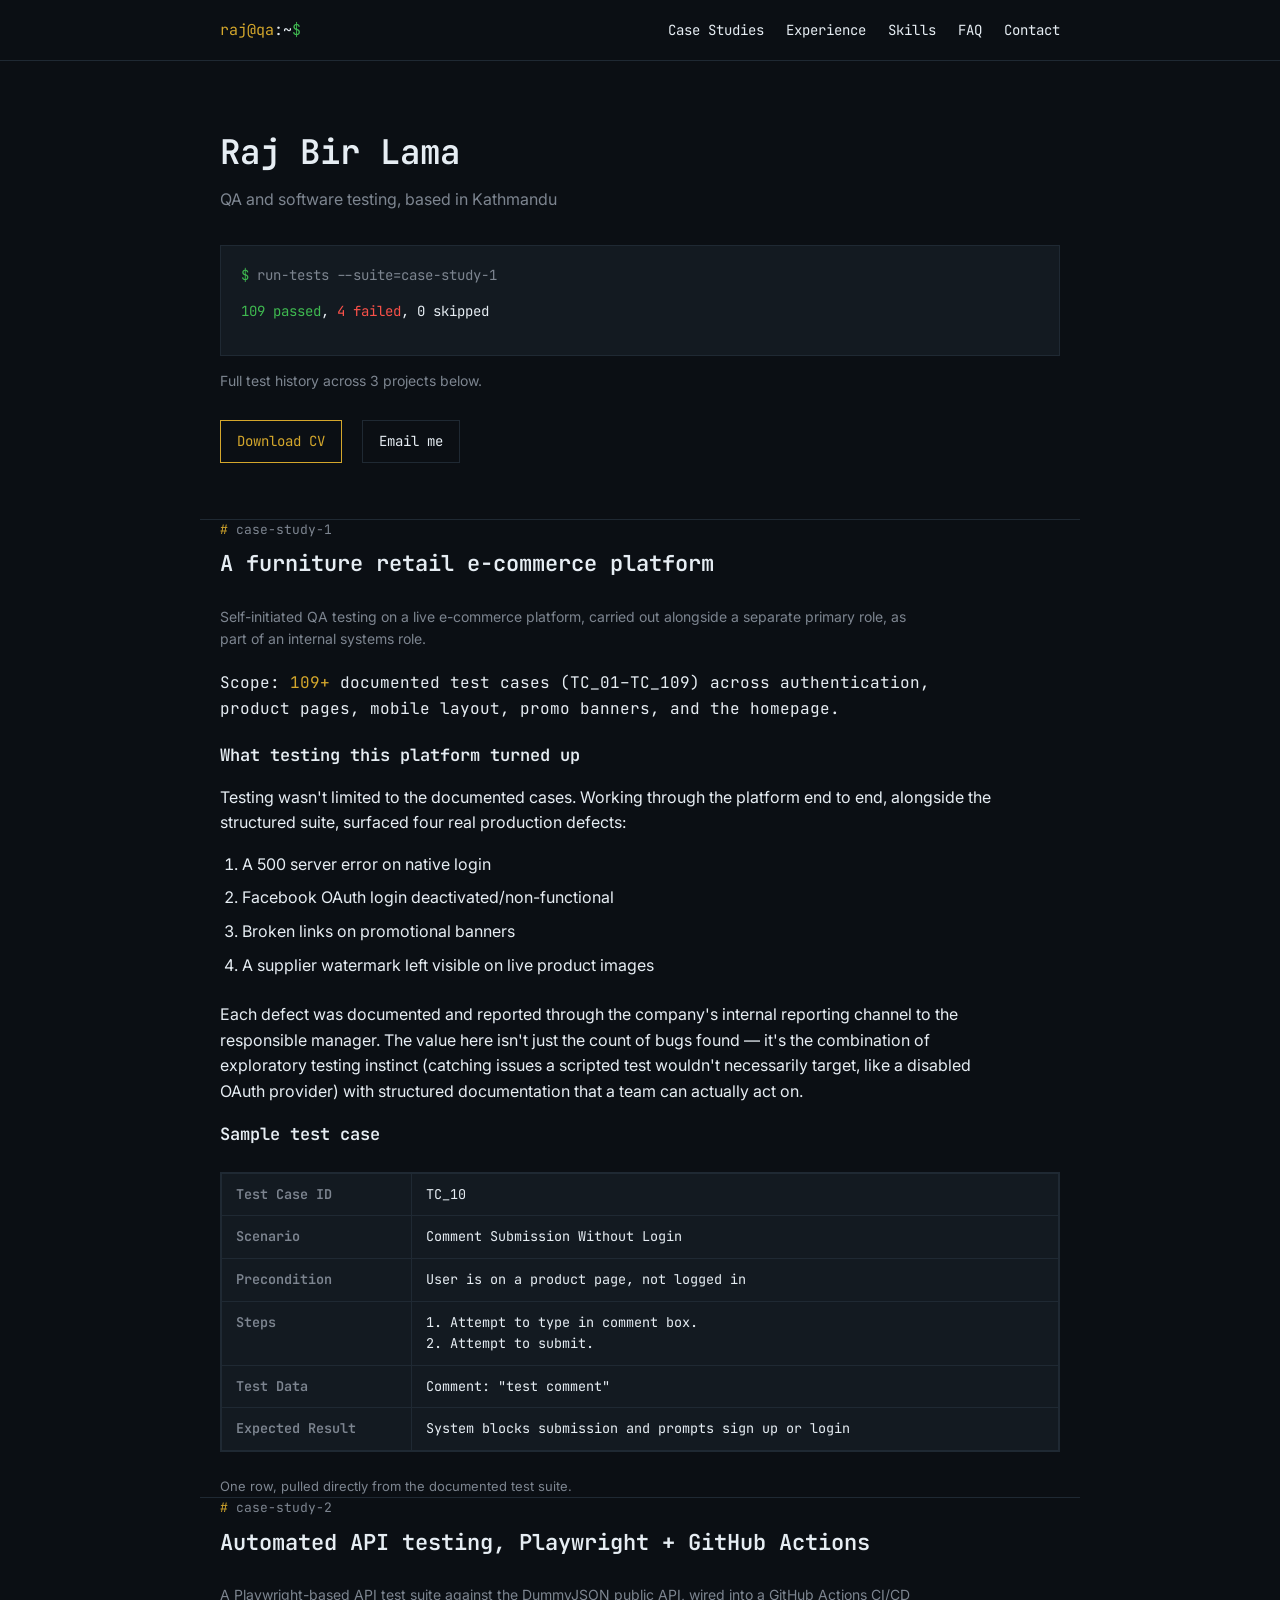
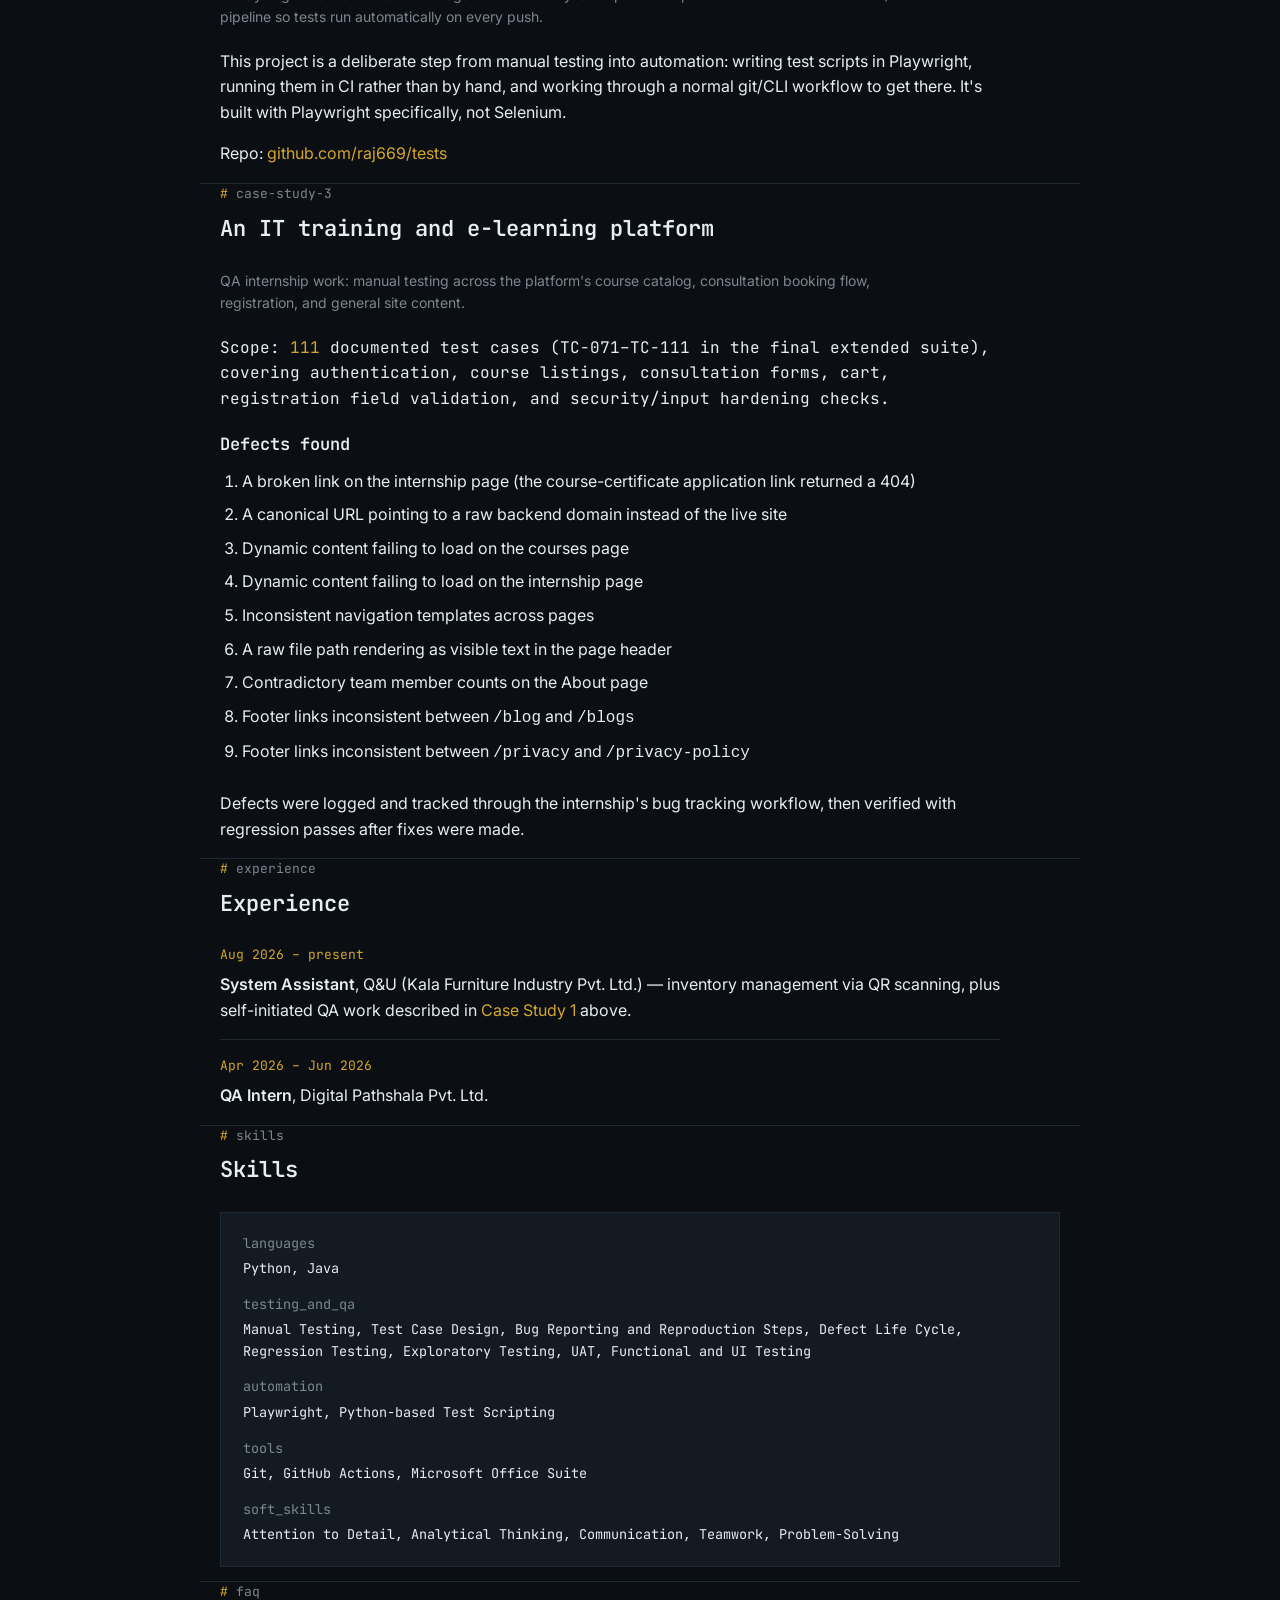
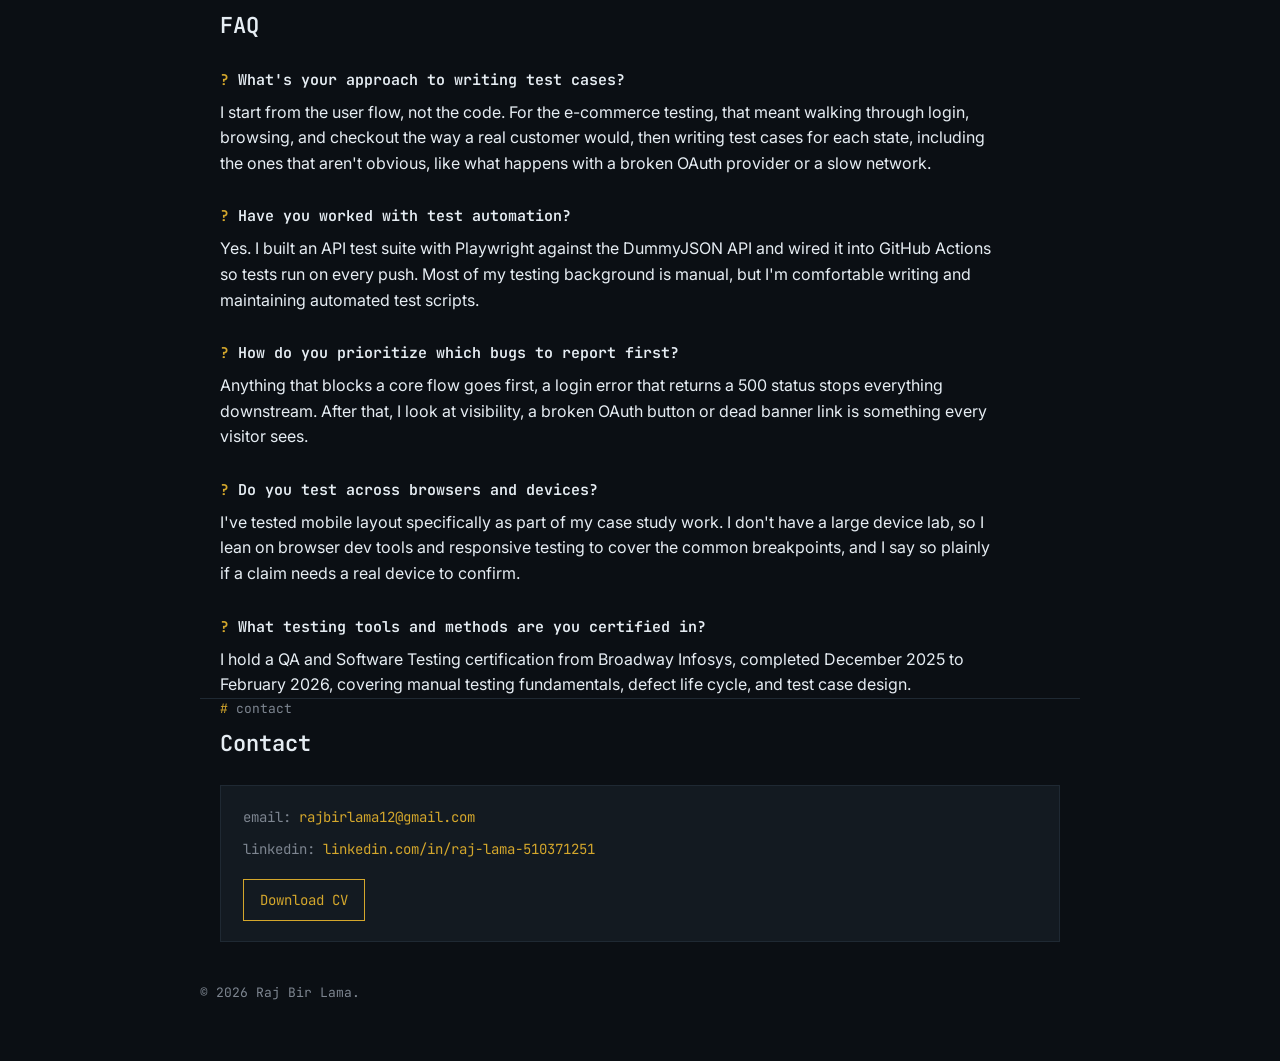
<file: index.html>
<!DOCTYPE html>
<html lang="en">
<head>
<meta charset="UTF-8">
<meta name="viewport" content="width=device-width, initial-scale=1.0">
<title>Raj Bir Lama — QA &amp; Software Testing</title>
<meta name="description" content="Raj Bir Lama, QA and software testing based in Kathmandu. Manual and Playwright-automated test case design, defect reporting, and regression testing across e-commerce, API, and e-learning platforms.">

<!-- Open Graph -->
<meta property="og:type" content="website">
<meta property="og:title" content="Raj Bir Lama — QA & Software Testing">
<meta property="og:description" content="QA and software testing based in Kathmandu. 109 passed, 4 failed, 0 skipped — full test history across 3 projects.">
<meta property="og:image" content="/assets/og-image.png">
<!-- TODO(Raj): once the site has a final domain, set an absolute og:url here, e.g. https://your-domain.example/ -->

<!-- Twitter card -->
<meta name="twitter:card" content="summary_large_image">
<meta name="twitter:title" content="Raj Bir Lama — QA & Software Testing">
<meta name="twitter:description" content="QA and software testing based in Kathmandu. 109 passed, 4 failed, 0 skipped — full test history across 3 projects.">
<meta name="twitter:image" content="/assets/og-image.png">

<link rel="preconnect" href="https://fonts.googleapis.com">
<link rel="preconnect" href="https://fonts.gstatic.com" crossorigin>
<link href="https://fonts.googleapis.com/css2?family=Inter:wght@400;500;600&family=JetBrains+Mono:wght@400;500;600&display=swap" rel="stylesheet">
<link rel="stylesheet" href="/assets/styles.css">
</head>
<body>
<a class="skip-link" href="#main">Skip to content</a>

<header class="site-header">
  <div class="nav-bar">
    <button class="prompt mobile-nav-toggle" aria-expanded="false" aria-controls="primary-nav">
      <span class="prompt-user">raj@qa</span>:~<span class="prompt-caret">$</span>
    </button>
    <span class="prompt" aria-hidden="true" style="cursor:default;">
      <span class="prompt-user">raj@qa</span>:~<span class="prompt-caret">$</span>
    </span>
    <nav class="primary-nav" id="primary-nav" aria-label="Primary">
      <div class="case-studies-item">
        <button class="nav-link" aria-haspopup="true" aria-expanded="false">Case Studies</button>
        <ul class="case-studies-sub">
          <li><a href="#case-study-1">E-commerce QA</a></li>
          <li><a href="#case-study-2">API Automation</a></li>
          <li><a href="#case-study-3">E-learning QA</a></li>
        </ul>
      </div>
      <a href="#experience">Experience</a>
      <a href="#skills">Skills</a>
      <a href="#faq">FAQ</a>
      <a href="#contact">Contact</a>
    </nav>
  </div>
</header>

<main id="main">

  <!-- Hero -->
  <section class="hero container" id="hero">
    <h1 class="hero-name">Raj Bir Lama</h1>
    <p class="hero-role">QA and software testing, based in Kathmandu</p>

    <div class="terminal-block">
      <p class="cmd">run-tests --suite=case-study-1</p>
      <p id="hero-output"><span class="n-pass">109 passed</span>, <span class="n-fail">4 failed</span>, 0 skipped</p>
    </div>
    <p class="hero-subline">Full test history across 3 projects below.</p>

    <div class="hero-links">
      <a class="primary" href="/assets/raj-bir-lama-cv.pdf">Download CV</a>
      <a href="mailto:rajbirlama12@gmail.com">Email me</a>
    </div>
  </section>

  <!-- Case Study 1: E-commerce -->
  <section class="container" id="case-study-1">
    <p class="section-label">case-study-1</p>
    <h2>A furniture retail e-commerce platform</h2>

    <p class="case-meta">
      Self-initiated QA testing on a live e-commerce platform, carried out
      alongside a separate primary role, as part of an internal systems
      role.
    </p>

    <p class="stat-line">
      Scope: <span class="num">109+</span> documented test cases
      (TC_01&ndash;TC_109) across authentication, product pages, mobile
      layout, promo banners, and the homepage.
    </p>

    <h3>What testing this platform turned up</h3>
    <p>
      Testing wasn't limited to the documented cases. Working through the
      platform end to end, alongside the structured suite, surfaced four
      real production defects:
    </p>
    <ol class="defect-list">
      <li>A 500 server error on native login</li>
      <li>Facebook OAuth login deactivated/non-functional</li>
      <li>Broken links on promotional banners</li>
      <li>A supplier watermark left visible on live product images</li>
    </ol>

    <p>
      Each defect was documented and reported through the company's
      internal reporting channel to the responsible manager. The value
      here isn't just the count of bugs found &mdash; it's the combination
      of exploratory testing instinct (catching issues a scripted test
      wouldn't necessarily target, like a disabled OAuth provider) with
      structured documentation that a team can actually act on.
    </p>

    <h3>Sample test case</h3>
    <div class="record-panel">
      <table>
        <tbody>
          <tr><th scope="row">Test Case ID</th><td>TC_10</td></tr>
          <tr><th scope="row">Scenario</th><td>Comment Submission Without Login</td></tr>
          <tr><th scope="row">Precondition</th><td>User is on a product page, not logged in</td></tr>
          <tr><th scope="row">Steps</th><td>1. Attempt to type in comment box.<br>2. Attempt to submit.</td></tr>
          <tr><th scope="row">Test Data</th><td>Comment: "test comment"</td></tr>
          <tr><th scope="row">Expected Result</th><td>System blocks submission and prompts sign up or login</td></tr>
        </tbody>
      </table>
    </div>
    <p class="record-caption">One row, pulled directly from the documented test suite.</p>
  </section>

  <!-- Case Study 2: API automation -->
  <section class="container" id="case-study-2">
    <p class="section-label">case-study-2</p>
    <h2>Automated API testing, Playwright + GitHub Actions</h2>

    <p class="case-meta">
      A Playwright-based API test suite against the DummyJSON public API,
      wired into a GitHub Actions CI/CD pipeline so tests run
      automatically on every push.
    </p>

    <p>
      This project is a deliberate step from manual testing into
      automation: writing test scripts in Playwright, running them in CI
      rather than by hand, and working through a normal git/CLI workflow
      to get there. It's built with Playwright specifically, not Selenium.
    </p>

    <p>
      Repo: <a href="https://github.com/raj669/tests">github.com/raj669/tests</a>
    </p>
  </section>

  <!-- Case Study 3: E-learning -->
  <section class="container" id="case-study-3">
    <p class="section-label">case-study-3</p>
    <h2>An IT training and e-learning platform</h2>

    <p class="case-meta">
      QA internship work: manual testing across the platform's course
      catalog, consultation booking flow, registration, and general site
      content.
    </p>

    <p class="stat-line">
      Scope: <span class="num">111</span> documented test cases
      (TC-071&ndash;TC-111 in the final extended suite), covering
      authentication, course listings, consultation forms, cart,
      registration field validation, and security/input hardening
      checks.
    </p>

    <h3>Defects found</h3>
    <ol class="defect-list">
      <li>A broken link on the internship page (the course-certificate application link returned a 404)</li>
      <li>A canonical URL pointing to a raw backend domain instead of the live site</li>
      <li>Dynamic content failing to load on the courses page</li>
      <li>Dynamic content failing to load on the internship page</li>
      <li>Inconsistent navigation templates across pages</li>
      <li>A raw file path rendering as visible text in the page header</li>
      <li>Contradictory team member counts on the About page</li>
      <li>Footer links inconsistent between <code>/blog</code> and <code>/blogs</code></li>
      <li>Footer links inconsistent between <code>/privacy</code> and <code>/privacy-policy</code></li>
    </ol>

    <p>
      Defects were logged and tracked through the internship's bug
      tracking workflow, then verified with regression passes after
      fixes were made.
    </p>
  </section>

  <!-- Experience -->
  <section class="container" id="experience">
    <p class="section-label">experience</p>
    <h2>Experience</h2>

    <ul class="commit-log">
      <li class="commit-entry">
        <span class="commit-date">Aug 2026 &ndash; present</span>
        <p class="commit-summary">
          <strong>System Assistant</strong>, Q&amp;U (Kala Furniture
          Industry Pvt. Ltd.) &mdash; inventory management via QR
          scanning, plus self-initiated QA work described in
          <a href="#case-study-1">Case Study 1</a> above.
        </p>
      </li>
      <li class="commit-entry">
        <span class="commit-date">Apr 2026 &ndash; Jun 2026</span>
        <p class="commit-summary">
          <strong>QA Intern</strong>, Digital Pathshala Pvt. Ltd.
        </p>
      </li>
    </ul>
  </section>

  <!-- Skills -->
  <section class="container" id="skills">
    <p class="section-label">skills</p>
    <h2>Skills</h2>

    <dl class="manifest">
      <dt>languages</dt>
      <dd>Python, Java</dd>

      <dt>testing_and_qa</dt>
      <dd>Manual Testing, Test Case Design, Bug Reporting and Reproduction Steps, Defect Life Cycle, Regression Testing, Exploratory Testing, UAT, Functional and UI Testing</dd>

      <dt>automation</dt>
      <dd>Playwright, Python-based Test Scripting</dd>

      <dt>tools</dt>
      <dd>Git, GitHub Actions, Microsoft Office Suite</dd>

      <dt>soft_skills</dt>
      <dd>Attention to Detail, Analytical Thinking, Communication, Teamwork, Problem-Solving</dd>
    </dl>
  </section>

  <!-- FAQ -->
  <section class="container" id="faq">
    <p class="section-label">faq</p>
    <h2>FAQ</h2>

    <div class="faq-item">
      <h3 class="faq-q">What's your approach to writing test cases?</h3>
      <p class="faq-a">
        I start from the user flow, not the code. For the e-commerce
        testing, that meant walking through login, browsing, and checkout
        the way a real customer would, then writing test cases for each
        state, including the ones that aren't obvious, like what happens
        with a broken OAuth provider or a slow network.
      </p>
    </div>

    <div class="faq-item">
      <h3 class="faq-q">Have you worked with test automation?</h3>
      <p class="faq-a">
        Yes. I built an API test suite with Playwright against the
        DummyJSON API and wired it into GitHub Actions so tests run on
        every push. Most of my testing background is manual, but I'm
        comfortable writing and maintaining automated test scripts.
      </p>
    </div>

    <div class="faq-item">
      <h3 class="faq-q">How do you prioritize which bugs to report first?</h3>
      <p class="faq-a">
        Anything that blocks a core flow goes first, a login error that
        returns a 500 status stops everything downstream. After that, I
        look at visibility, a broken OAuth button or dead banner link is
        something every visitor sees.
      </p>
    </div>

    <div class="faq-item">
      <h3 class="faq-q">Do you test across browsers and devices?</h3>
      <p class="faq-a">
        I've tested mobile layout specifically as part of my case study
        work. I don't have a large device lab, so I lean on browser dev
        tools and responsive testing to cover the common breakpoints, and
        I say so plainly if a claim needs a real device to confirm.
      </p>
    </div>

    <div class="faq-item">
      <h3 class="faq-q">What testing tools and methods are you certified in?</h3>
      <p class="faq-a">
        I hold a QA and Software Testing certification from Broadway
        Infosys, completed December 2025 to February 2026, covering
        manual testing fundamentals, defect life cycle, and test case
        design.
      </p>
    </div>
  </section>

  <!-- Contact -->
  <section class="container" id="contact">
    <p class="section-label">contact</p>
    <h2>Contact</h2>

    <div class="contact-block">
      <p class="contact-line"><span class="contact-label">email:</span> <a href="mailto:rajbirlama12@gmail.com">rajbirlama12@gmail.com</a></p>
      <p class="contact-line"><span class="contact-label">linkedin:</span> <a href="https://linkedin.com/in/raj-lama-510371251">linkedin.com/in/raj-lama-510371251</a></p>

      <div class="hero-links">
        <a class="primary" href="/assets/raj-bir-lama-cv.pdf">Download CV</a>
      </div>
    </div>
  </section>

</main>

<footer class="site-footer container">
  <p>&copy; 2026 Raj Bir Lama.</p>
</footer>

<script src="/assets/script.js"></script>
</body>
</html>
</file>
<file: assets/styles.css>
/* QA Portfolio — Raj Bir Lama
   Design tokens per build spec: flat, terminal/log style, left-aligned. */

:root {
  --bg: #0B0F14;
  --panel: #131A21;
  --border: #1F2933;
  --text: #E6EDF3;
  --muted: #7D8590;
  --pass: #3FB950;
  --fail: #F85149;
  --accent: #D4A72C;

  --mono: 'JetBrains Mono', ui-monospace, SFMono-Regular, Menlo, Consolas, monospace;
  --body: 'Inter', -apple-system, BlinkMacSystemFont, 'Segoe UI', sans-serif;
}

* {
  box-sizing: border-box;
}

html {
  background: var(--bg);
  color-scheme: dark;
}

body {
  margin: 0;
  background: var(--bg);
  color: var(--text);
  font-family: var(--body);
  font-size: 16px;
  line-height: 1.6;
  -webkit-font-smoothing: antialiased;
}

a {
  color: var(--accent);
  text-decoration: none;
}

a:hover,
a:focus-visible {
  text-decoration: underline;
}

h1, h2, h3, h4,
.mono,
.numeric {
  font-family: var(--mono);
  font-weight: 600;
  letter-spacing: 0;
}

p, li {
  max-width: 78ch;
}

img {
  max-width: 100%;
  display: block;
}

.container {
  max-width: 880px;
  margin: 0 auto;
  padding: 0 20px;
}

/* ---------- Skip link ---------- */
.skip-link {
  position: absolute;
  left: -9999px;
  top: 0;
  background: var(--panel);
  color: var(--text);
  border: 1px solid var(--border);
  padding: 8px 12px;
  z-index: 100;
}

.skip-link:focus {
  left: 12px;
  top: 12px;
}

/* ---------- Header / nav ---------- */
.site-header {
  position: sticky;
  top: 0;
  z-index: 50;
  background: var(--bg);
  border-bottom: 1px solid var(--border);
}

.nav-bar {
  display: flex;
  align-items: center;
  justify-content: space-between;
  padding: 14px 20px;
  max-width: 880px;
  margin: 0 auto;
}

.prompt {
  font-family: var(--mono);
  font-size: 15px;
  color: var(--text);
  background: none;
  border: none;
  cursor: pointer;
  padding: 4px 0;
}

.prompt .prompt-user {
  color: var(--accent);
}

.prompt .prompt-caret {
  color: var(--pass);
}

nav.primary-nav {
  display: flex;
  align-items: center;
  gap: 22px;
  font-family: var(--mono);
  font-size: 14px;
}

nav.primary-nav a,
nav.primary-nav button.nav-link {
  color: var(--text);
  background: none;
  border: none;
  font-family: var(--mono);
  font-size: 14px;
  cursor: pointer;
  padding: 0;
}

nav.primary-nav a:hover,
nav.primary-nav button.nav-link:hover {
  color: var(--accent);
  text-decoration: underline;
}

.case-studies-item {
  position: relative;
}

.case-studies-sub {
  display: none;
  position: absolute;
  top: 100%;
  left: 0;
  margin-top: 10px;
  background: var(--panel);
  border: 1px solid var(--border);
  min-width: 210px;
  padding: 6px 0;
  list-style: none;
}

.case-studies-item:hover .case-studies-sub,
.case-studies-item:focus-within .case-studies-sub,
.case-studies-item.open .case-studies-sub {
  display: block;
}

.case-studies-sub li a {
  display: block;
  padding: 8px 14px;
  font-size: 13px;
  color: var(--text);
}

.case-studies-sub li a:hover {
  color: var(--accent);
}

/* mobile nav: tapping the prompt reveals the link list */
.mobile-nav-toggle {
  display: none;
}

@media (max-width: 720px) {
  .nav-bar {
    flex-direction: column;
    align-items: flex-start;
  }

  .mobile-nav-toggle {
    display: block;
  }

  .nav-bar > .prompt:not(.mobile-nav-toggle) {
    display: none;
  }

  nav.primary-nav {
    display: none;
    flex-direction: column;
    align-items: flex-start;
    gap: 14px;
    width: 100%;
    margin-top: 14px;
    padding-top: 14px;
    border-top: 1px solid var(--border);
  }

  nav.primary-nav.open {
    display: flex;
  }

  .case-studies-sub {
    display: none;
    position: static;
    border: none;
    margin: 8px 0 0 0;
    padding: 0 0 0 14px;
  }

  .case-studies-item.open .case-studies-sub {
    display: block;
  }
}

/* ---------- Sections ---------- */
section {
  padding: 56px 0;
  border-bottom: 1px solid var(--border);
}

section:last-of-type {
  border-bottom: none;
}

.section-label {
  font-family: var(--mono);
  font-size: 13px;
  color: var(--muted);
  margin: 0 0 6px 0;
}

.section-label::before {
  content: '# ';
  color: var(--accent);
}

h2 {
  font-size: 22px;
  margin: 0 0 24px 0;
}

h3 {
  font-size: 17px;
  margin: 0 0 10px 0;
}

/* ---------- Hero ---------- */
.hero {
  padding-top: 64px;
  padding-bottom: 56px;
}

.hero-name {
  font-size: 34px;
  margin: 0 0 8px 0;
}

.hero-role {
  font-family: var(--body);
  color: var(--muted);
  font-size: 16px;
  margin: 0 0 32px 0;
}

.terminal-block {
  background: var(--panel);
  border: 1px solid var(--border);
  padding: 18px 20px;
  font-family: var(--mono);
  font-size: 14px;
  overflow-x: auto;
}

.terminal-block .cmd {
  color: var(--muted);
  margin: 0 0 10px 0;
}

.terminal-block .cmd::before {
  content: '$ ';
  color: var(--pass);
}

#hero-output {
  white-space: pre;
  color: var(--text);
}

#hero-output .n-pass {
  color: var(--pass);
}

#hero-output .n-fail {
  color: var(--fail);
}

.hero-caret {
  display: inline-block;
  width: 8px;
  background: var(--text);
  margin-left: 2px;
}

@media (prefers-reduced-motion: no-preference) {
  .hero-caret.blinking {
    animation: blink 1s step-end infinite;
  }
}

@keyframes blink {
  50% {
    opacity: 0;
  }
}

.hero-subline {
  color: var(--muted);
  font-size: 14px;
  margin: 14px 0 0 0;
}

.hero-links {
  display: flex;
  gap: 20px;
  margin-top: 28px;
  font-family: var(--mono);
  font-size: 14px;
  flex-wrap: wrap;
}

.hero-links a {
  border: 1px solid var(--border);
  padding: 9px 16px;
  color: var(--text);
}

.hero-links a.primary {
  border-color: var(--accent);
  color: var(--accent);
}

.hero-links a:hover {
  color: var(--accent);
  border-color: var(--accent);
  text-decoration: none;
}

/* ---------- Case studies ---------- */
.case-meta {
  color: var(--muted);
  font-size: 14px;
  margin: 0 0 20px 0;
}

.defect-list {
  margin: 0 0 24px 0;
  padding-left: 22px;
}

.defect-list li {
  margin-bottom: 8px;
}

.stat-line {
  font-family: var(--mono);
  color: var(--text);
  margin: 0 0 20px 0;
}

.stat-line .num {
  color: var(--accent);
}

/* record / spreadsheet-row panel */
.record-panel {
  background: var(--panel);
  border: 1px solid var(--border);
  font-family: var(--mono);
  font-size: 13.5px;
  margin: 24px 0;
  overflow-x: auto;
}

.record-panel table {
  border-collapse: collapse;
  width: 100%;
}

.record-panel th,
.record-panel td {
  border: 1px solid var(--border);
  padding: 10px 14px;
  text-align: left;
  vertical-align: top;
}

.record-panel th {
  color: var(--muted);
  font-weight: 600;
  width: 190px;
  white-space: nowrap;
}

.record-caption {
  color: var(--muted);
  font-size: 13px;
  margin: 10px 0 0 0;
}

.pending-note {
  color: var(--muted);
  font-style: normal;
  font-size: 13px;
}

/* ---------- Experience (commit-log style) ---------- */
.commit-log {
  list-style: none;
  margin: 0;
  padding: 0;
}

.commit-entry {
  border-bottom: 1px solid var(--border);
  padding: 16px 0;
}

.commit-entry:first-child {
  padding-top: 0;
}

.commit-entry:last-child {
  border-bottom: none;
}

.commit-date {
  font-family: var(--mono);
  color: var(--accent);
  font-size: 13px;
  display: block;
  margin-bottom: 6px;
}

.commit-summary {
  margin: 0;
}

.commit-summary strong {
  font-weight: 600;
}

/* ---------- Skills (manifest style) ---------- */
.manifest {
  background: var(--panel);
  border: 1px solid var(--border);
  font-family: var(--mono);
  font-size: 13.5px;
  padding: 20px 22px;
  overflow-x: auto;
}

.manifest dt {
  color: var(--muted);
  margin-top: 14px;
}

.manifest dt:first-child {
  margin-top: 0;
}

.manifest dd {
  margin: 4px 0 0 0;
  color: var(--text);
}

/* ---------- FAQ ---------- */
.faq-item {
  margin-bottom: 28px;
}

.faq-item:last-child {
  margin-bottom: 0;
}

.faq-q {
  font-size: 15px;
  margin: 0 0 8px 0;
}

.faq-q::before {
  content: '? ';
  color: var(--accent);
}

.faq-a {
  margin: 0;
  color: var(--text);
}

/* ---------- Contact ---------- */
.contact-block {
  font-family: var(--mono);
  font-size: 14px;
  background: var(--panel);
  border: 1px solid var(--border);
  padding: 20px 22px;
}

.contact-line {
  margin: 0 0 10px 0;
}

.contact-line:last-child {
  margin-bottom: 0;
}

.contact-label {
  color: var(--muted);
}

.contact-block .hero-links {
  margin-top: 18px;
}

/* ---------- Footer ---------- */
.site-footer {
  padding: 28px 0 48px 0;
  color: var(--muted);
  font-family: var(--mono);
  font-size: 13px;
}

/* ---------- 404 ---------- */
.not-found {
  padding: 96px 0;
}

.not-found h1 {
  font-size: 28px;
  color: var(--fail);
  margin: 0 0 14px 0;
}

.not-found p {
  color: var(--muted);
  margin: 0 0 24px 0;
}
</file>
